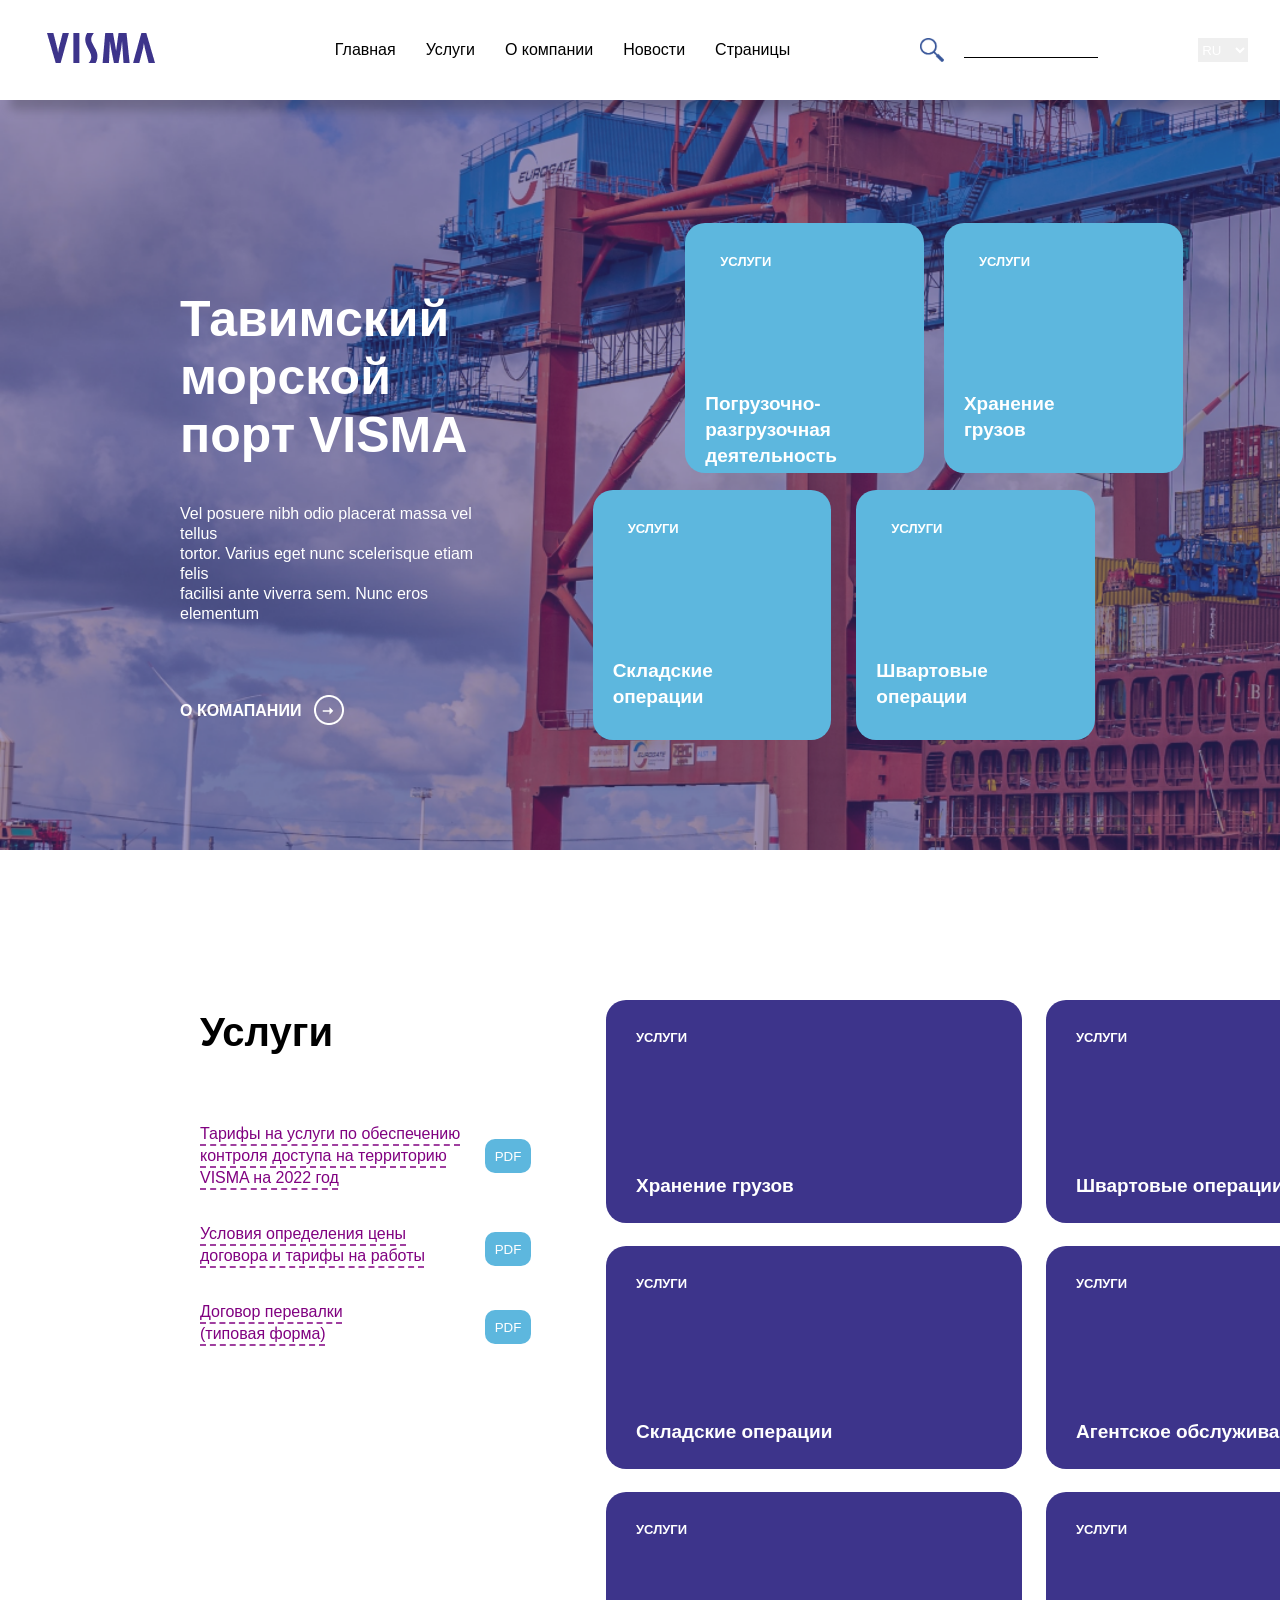
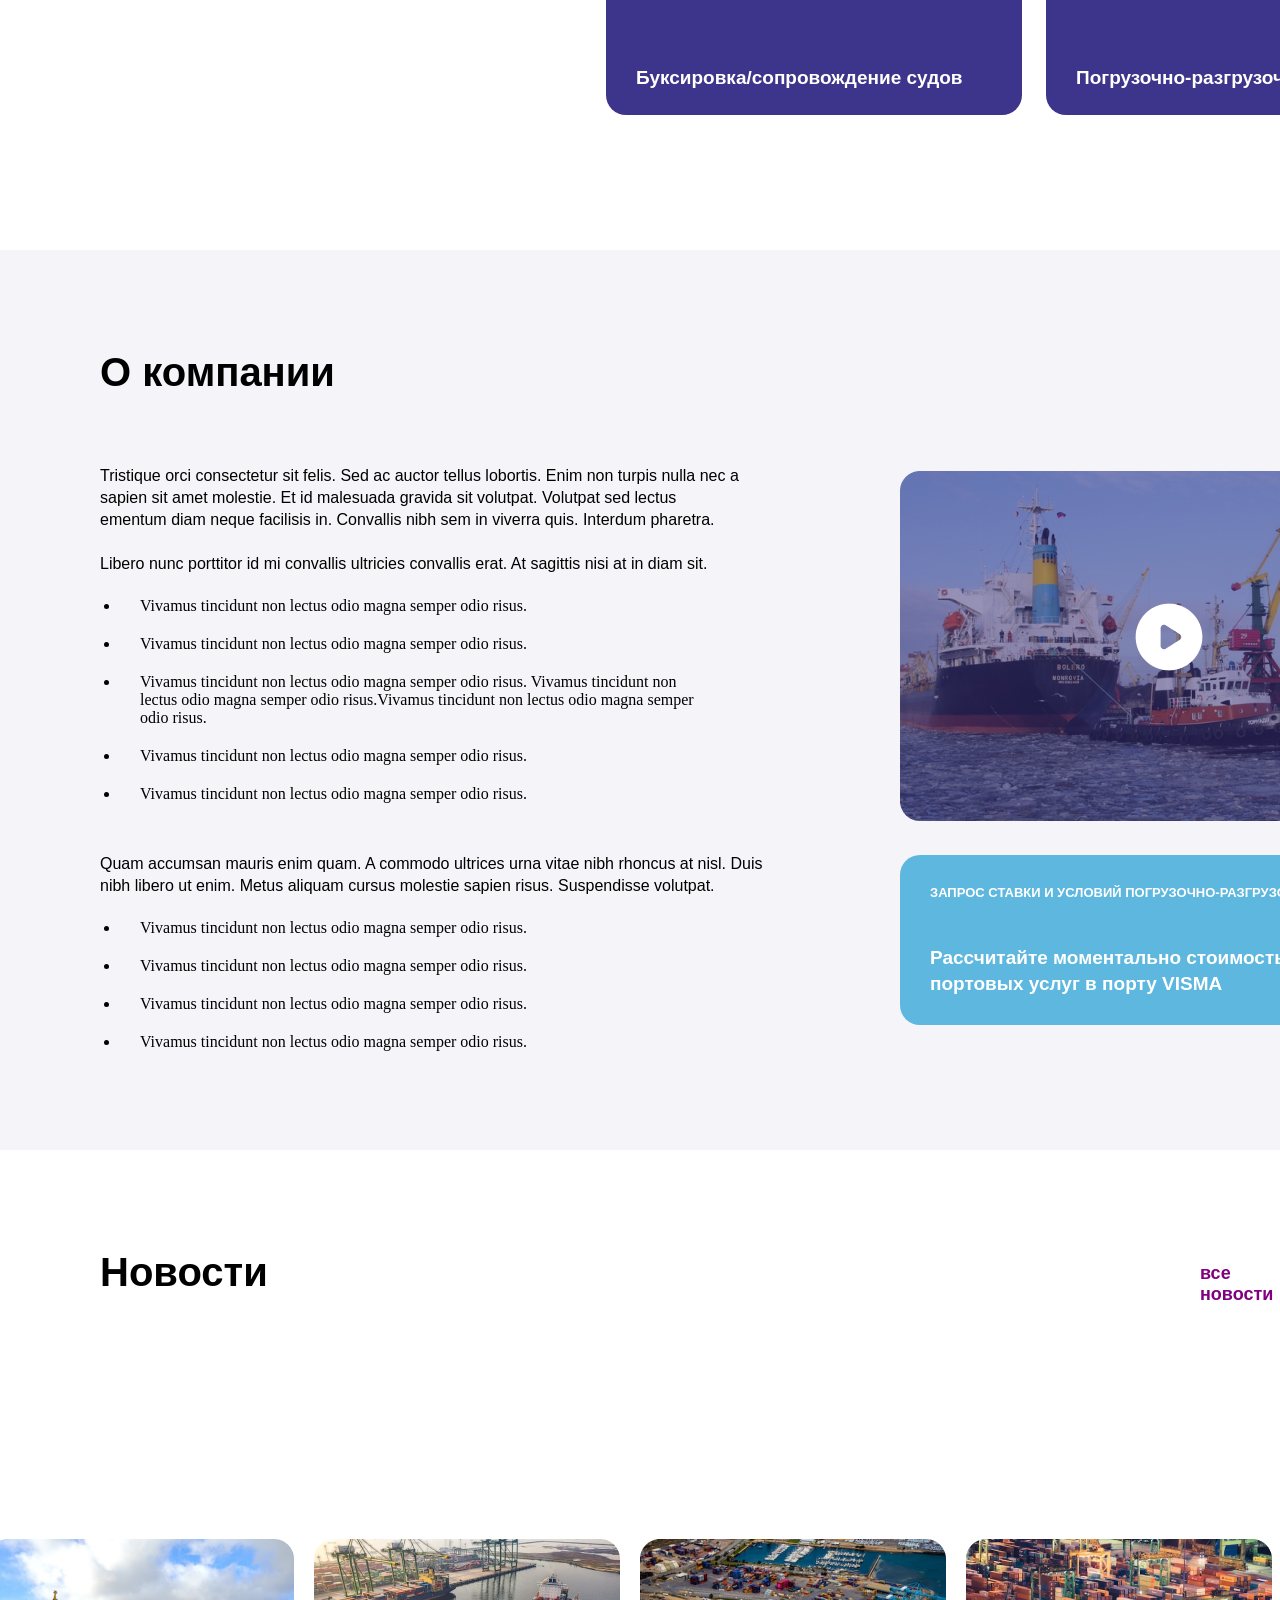
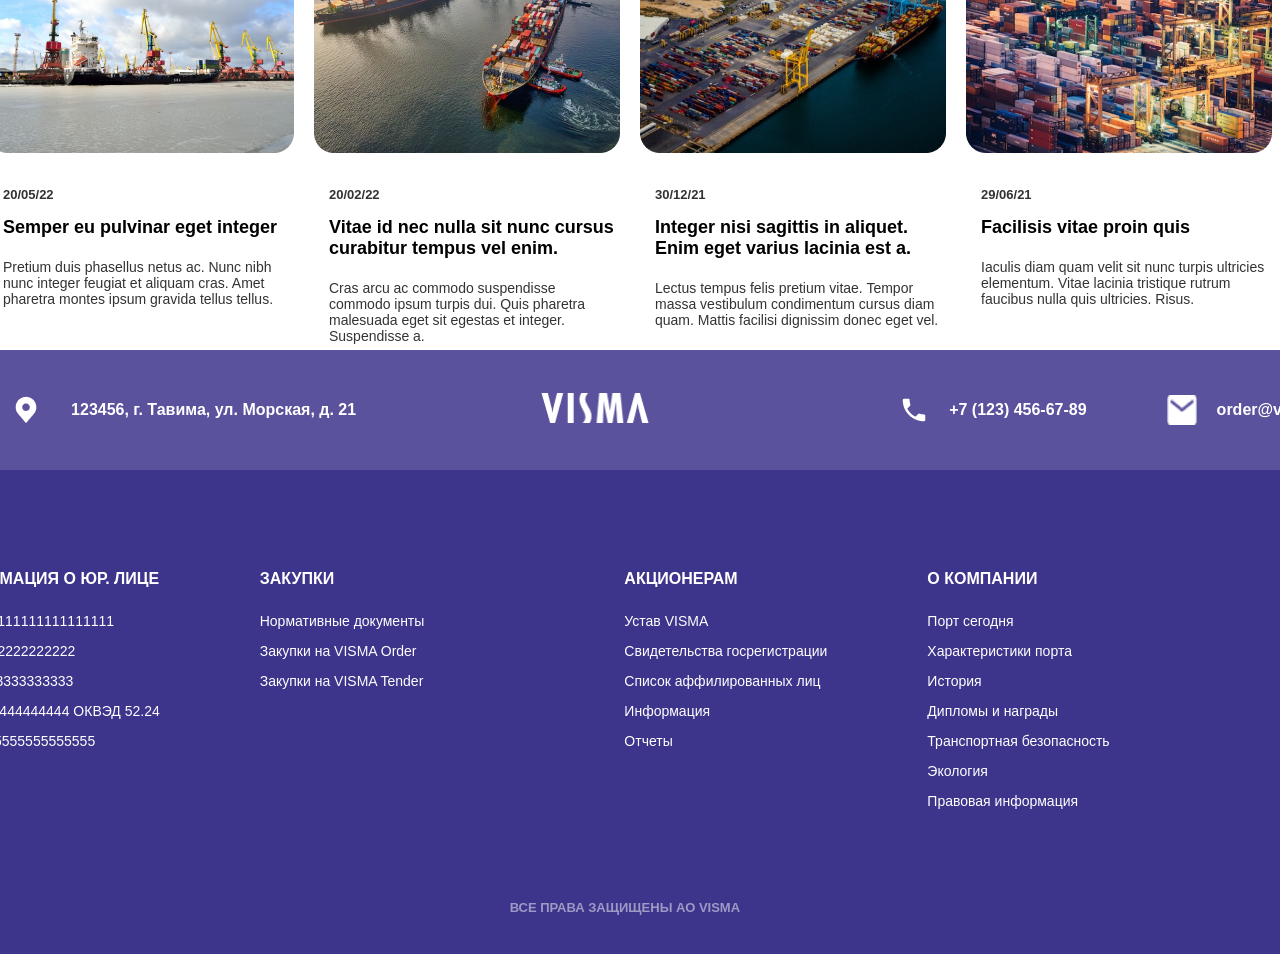
<file: index.html>
<!DOCTYPE html>
<html lang="en">

<head>
    <title>Visma</title>
    <link rel="icon" href="assets/images/visma_icon.png">
    <!--       ^^^^ -> iconka uchun-->
    <link rel="stylesheet" href="assets/index-csses/header-styles.css">
    <link rel="stylesheet" href="assets/index-csses/main-window-1.css">
    <link rel="stylesheet" href="assets/index-csses/main-window-2.css">
    <link rel="stylesheet" href="assets/index-csses/main-window-3.css">
    <link rel="stylesheet" href="assets/index-csses/main-window-4.css">
    <link rel="stylesheet" href="assets/index-csses/footer.css">
    <!--       ^^^^^^^^^^ -> stylesheet uchun-->

</head>

<body>
    <header class="header">
        <!--    ^^^^^^ -> header-->
        <a href="#main"><img class="header-logo" src="assets/images/visma_logo.png"></a>
        <!--        ^^^^^^^^^^^ -> headerdagi logo uchun-->

        <ul class="header-directions">
            <!--       ^^^^^^ -> header javhalari uchun-->
            <li><a href="#main">Главная</a></li>
            <li><a href="#uslugi">Услуги</a></li>
            <li><a href="#o-kompanii">О компании</a></li>
            <li><a href="#novosti">Новости</a></li>
            <li><a href="pages-page.html">Страницы</a></li>
        </ul>

        <img class="header-serach-icon" src="assets/images/search_icon.png">
        <!--         ^^^^^^^^^^^^^ -> search icon uchun-->

        <input class="header-search-input" type="text">
        <!--          ^^^^^^^^^^^^ -> headerdagi input-->

        <select class="header-select-lang">
            <!--       ^^^^^^^^^^^^^^^^^^ -> headerdagi til tanlash menyusi(drpdown menu)-->
            <option>RU</option>
            <option>UZ</option>
            <option>KZ</option>
        </select>
    </header>

    <div id="main" class="main-window-1">
        <!--    ^^^^^^^^^^^^^ -> asosiy pageni main windowi-->
        <div class="central-text">
            <!--    asosiy menudagi testlar-->
            <p class="header-text">Тавимский морской порт VISMA</p>
            <p class="description-text">Vel posuere nibh odio placerat massa vel tellus <br>
                tortor. Varius eget nunc scelerisque etiam felis <br>
                facilisi ante viverra sem. Nunc eros elementum</p>
            <a href="#o-kompanii">
                <p class="pointer-text">О КОМАПАНИИ</p>
                <!--      ^^^^^^^^^^ -> O Kompanii texti uchun-->
                <img class="pointer-circle" src="assets/images/right_arrow_circle.png">
                <img class="pointer-arrow" src="assets/images/right_arrow.png">
            </a>
        </div>

        <div class="main-boxes main-boxes-1">
            <!--    ^^^^^^^^^^^^^^^^^^^^^^^ -> main windowdagi 4ta box uchun-->
            <p class="services-text">УСЛУГИ</p>
            <p class="services-description-text">Погрузочно-разгрузочная деятельность</p>
        </div>
        <div class="main-boxes main-boxes-2">
            <p class="services-text">УСЛУГИ</p>
            <p class="services-description-text">Хранение <br> грузов</p>
        </div>
        <div class="main-boxes main-boxes-3">
            <p class="services-text">УСЛУГИ</p>
            <p class="services-description-text">Складские <br> операции</p>
        </div>
        <div class="main-boxes main-boxes-4">
            <p class="services-text">УСЛУГИ</p>
            <p class="services-description-text">Швартовые <br> операции</p>
        </div>
    </div>

    <div id="uslugi" class="main-window-2">
        <!--    ^^^^^^^^^^^^^ -> asosiy pageni main windowi-2-->
        <div class="service-links">
            <p class="services-text-header">Услуги</p>
            <a class="services-text-description-link" >
                <p class="services-text-description">Тарифы на услуги по обеспечению <br> контроля доступа на территорию
                    <br> VISMA на 2022 год
                </p>
            </a>
            <a class="download-me" href="assets/pdf-files/about-visma.pdf" download="about-visma.pdf"><button class="services-text-description-button-1">PDF</button></a>
            <!-- ^^^^^^^^^^^^ -> Main-Window-2 dagi linklar-->

            <a class="services-text-description-link">
                <p class="services-text-description">Условия определения цены <br> договора и тарифы на работы</p>
            </a>
            <a class="download-me" href="assets/pdf-files/goods-about-visma.pdf" download="goods-about-visma.pdf"><button class="services-text-description-button-2">PDF</button></a>

            <a class="services-text-description-link" >
                <p class="services-text-description">Договор перевалки <br> (типовая форма)</p>
            </a>
            <a class="download-me" href="assets/pdf-files/description-visma.pdf" download="description-visma.pdf"><button class="services-text-description-button-2">PDF</button></a>
        </div>
        <div class="service-directions">
            <!--    ^^^^^^^^^^^^^^^^^^^ -> main window 2 ni 2-parti-->
            <div class="service-directions-boxes service-directions-boxes-navigator-1">
                <p class="service-directions-header">УСЛУГИ</p>
                <p class="service-directions-description">Хранение грузов</p>
            </div>

            <div class="service-directions-boxes service-directions-boxes-navigator-2">
                <p class="service-directions-header">УСЛУГИ</p>
                <p class="service-directions-description">Швартовые операции</p>
            </div>

            <div class="service-directions-boxes service-directions-boxes-navigator-3">
                <p class="service-directions-header">УСЛУГИ</p>
                <p class="service-directions-description">Складские операции</p>
            </div>

            <div class="service-directions-boxes service-directions-boxes-navigator-4">
                <p class="service-directions-header">УСЛУГИ</p>
                <p class="service-directions-description">Агентское обслуживание судов</p>
            </div>

            <div class="service-directions-boxes service-directions-boxes-navigator-5">
                <p class="service-directions-header">УСЛУГИ</p>
                <p class="service-directions-description">Буксировка/сопровождение судов</p>
            </div>

            <div class="service-directions-boxes service-directions-boxes-navigator-6">
                <p class="service-directions-header">УСЛУГИ</p>
                <p class="service-directions-description">Погрузочно-разгрузочная деятельность</p>
            </div>
        </div>
    </div>

    <div id="o-kompanii" class="main-window-3">
        <!--    ^^^^^^^^^^^^^ - asosiy pageni 3-main windowi-->
        <h2 class="about-header">О компании</h2>
        <!--       asosiy pageni description bolimini headeri-->
        <p class="about-text-1">
            Tristique orci consectetur sit felis. Sed ac auctor tellus lobortis. Enim non turpis nulla nec a <br>
            sapien sit amet molestie. Et id malesuada gravida sit volutpat. Volutpat sed lectus <br>
            ementum diam neque facilisis in. Convallis nibh sem in viverra quis. Interdum pharetra. <br><br>
            Libero nunc porttitor id mi convallis ultricies convallis erat. At sagittis nisi at in diam sit. <br><br>
        </p>

        <ul class="description-list">
            <li>Vivamus tincidunt non lectus odio magna semper odio risus.</li>
            <li>Vivamus tincidunt non lectus odio magna semper odio risus.</li>
            <li>Vivamus tincidunt non lectus odio magna semper odio risus. Vivamus tincidunt non <br>
                lectus odio magna semper odio risus.Vivamus tincidunt non lectus odio magna semper <br>
                odio risus.</li>
            <li>Vivamus tincidunt non lectus odio magna semper odio risus.</li>
            <li>Vivamus tincidunt non lectus odio magna semper odio risus.</li>
        </ul>

        <p class="about-text-2">
            Quam accumsan mauris enim quam. A commodo ultrices urna vitae nibh rhoncus at nisl. Duis <br>
            nibh libero ut enim. Metus aliquam cursus molestie sapien risus. Suspendisse volutpat. <br><br>
        </p>

        <ul class="description-list">
            <li>Vivamus tincidunt non lectus odio magna semper odio risus.</li>
            <li>Vivamus tincidunt non lectus odio magna semper odio risus.</li>
            <li>Vivamus tincidunt non lectus odio magna semper odio risus.</li>
            <li>Vivamus tincidunt non lectus odio magna semper odio risus.</li>
        </ul>

        <img class="video-player" src="assets/images/video_image.png">
        <a class="as-button" onclick="ShowVideo()"><img class="video-player-button"
                src="assets/images/video_image_palyer.png"></a>
        <!-- ^^^^^^^^^^^^^^^^^^^^^^ -> video player uchun-->

        <div class="addition-description">
            <p class="addition-description-header">ЗАПРОС СТАВКИ И УСЛОВИЙ ПОГРУЗОЧНО-РАЗГРУЗОЧНЫХ РАБОТ</p>
            <p class="addition-description-text">Рассчитайте моментально стоимость полных портовых услуг в порту VISMA
            </p>
        </div>
        <!--vvvvvvvvvvvvvvvvvvvvvvvvvvvvvvvvvvvv -> videoPlayer-->
        <div id="videoPlayer" class="videoPlayer">
            <iframe class="video" src="https://www.youtube.com/embed/q2Ih_z2laYw?si=kBJ-6Lx99pAjellq"
                title="YouTube video player" frameborder="0"
                allow="accelerometer; autoplay; clipboard-write; encrypted-media; gyroscope; picture-in-picture; web-share"
                referrerpolicy="strict-origin-when-cross-origin" allowfullscreen></iframe>
            <img onclick="closeVideo()" class="x-icon" src="assets/images/x_icon.png">
        </div>
    </div>

    <div id="novosti" class="main-window-4">
        <!-- Novosti javhasi-->
        <h1 class="news-header">Новости</h1>
        <a href="">
            <p class="allnews">все новости</p>
            <img class="allnew-circle" src="assets/images/allnew_circle.png">
            <img class="allnew-arrow" src="assets/images/allnews_arrow.png">
        </a>

        <div class="contents">
            <!--contentlar jamlanmasi-->
            <div class="content">
                <img src="assets/images/content_1.png">
                <p class="content-date"><br><br>20/05/22 <br><br></p>
                <h2 class="content-header">Semper eu pulvinar eget integer <br><br></h2>
                <p class="content-description">Pretium duis phasellus netus ac. Nunc nibh nunc integer feugiat et
                    aliquam cras. Amet pharetra montes
                    ipsum gravida tellus tellus.</p>
            </div>
            <div class="content">
                <img src="assets/images/content_2.png">
                <p class="content-date"><br><br>20/02/22 <br><br></p>
                <h2 class="content-header">Vitae id nec nulla sit nunc cursus curabitur tempus vel enim.<br><br></h2>
                <p class="content-description">Cras arcu ac commodo suspendisse commodo ipsum turpis dui. Quis pharetra
                    malesuada eget sit egestas et integer. Suspendisse a.</p>
            </div>
            <div class="content">
                <img src="assets/images/content_3.png">
                <p class="content-date"><br><br>30/12/21 <br><br></p>
                <h2 class="content-header">Integer nisi sagittis in aliquet. Enim eget varius lacinia est a.<br><br>
                </h2>
                <p class="content-description">Lectus tempus felis pretium vitae. Tempor massa vestibulum condimentum
                    cursus diam quam. Mattis facilisi dignissim donec eget vel.</p>
            </div>
            <div class="content">
                <img src="assets/images/content_4.png">
                <p class="content-date"><br><br>29/06/21<br><br></p>
                <h2 class="content-header">Facilisis vitae proin quis<br><br></h2>
                <p class="content-description">Iaculis diam quam velit sit nunc turpis ultricies elementum. Vitae
                    lacinia tristique rutrum faucibus nulla quis ultricies. Risus.</p>
            </div>
        </div>
    </div>

    <footer>
        <div class="footer-header">
            <img class="location-icon" src="assets/images/location_icon.png">
            <p class="location-text">123456, г. Тавима, ул. Морская, д. 21</p>
            <a href="#main"><img class="footer-logo" src="assets/images/visma_logo-white.png"></a>
            <img class="phone-icon" src="assets/images/phone_icon.png">
            <p class="phone-number">+7 (123) 456-67-89</p>
            <img class="message-icon" src="assets/images/maessage_icon.png">
            <p class="message-user-name">order@visma.ru</p>
        </div>
        <div class="footer-body">
            <div class="information">
                <p class="information-header">ИНФОРМАЦИЯ О ЮР. ЛИЦЕ <br><br></p>
                <p class="information-text">
                    ОГРН 11111111111111111 <br>
                    ИНН 2222222222222 <br>
                    КПП 3333333333333 <br>
                    ОКПО 44444444444 ОКВЭД 52.24 <br>
                    ОКТМО 5555555555555
                </p>
            </div>
            <div class="bought">
                <p class="information-header">ЗАКУПКИ<br><br></p>
                <p class="information-text">
                    Нормативные документы <br>
                    Закупки на VISMA Order <br>
                    Закупки на VISMA Tender
                </p>
            </div>
            <div class="auksions">
                <p class="information-header">АКЦИОНЕРАМ<br><br></p>
                <p class="information-text">
                    Устав VISMA <br>
                    Свидетельства госрегистрации <br>
                    Список аффилированных лиц <br>
                    Информация <br>
                    Отчеты
                </p>
            </div>
            <div class="company">
                <p class="information-header">О КОМПАНИИ<br><br></p>
                <p class="information-text">
                    Порт сегодня <br>
                    Характеристики порта <br>
                    История <br>
                    Дипломы и награды <br>
                    Транспортная безопасность <br>
                    Экология <br>
                    Правовая информация
                </p>
            </div>
            <p class="all-rights">ВСЕ ПРАВА ЗАЩИЩЕНЫ АО VISMA</p>
        </div>
    </footer>


    <script src="assets/js-codes/index-jses.js"></script>
</body>

</html>
</file>
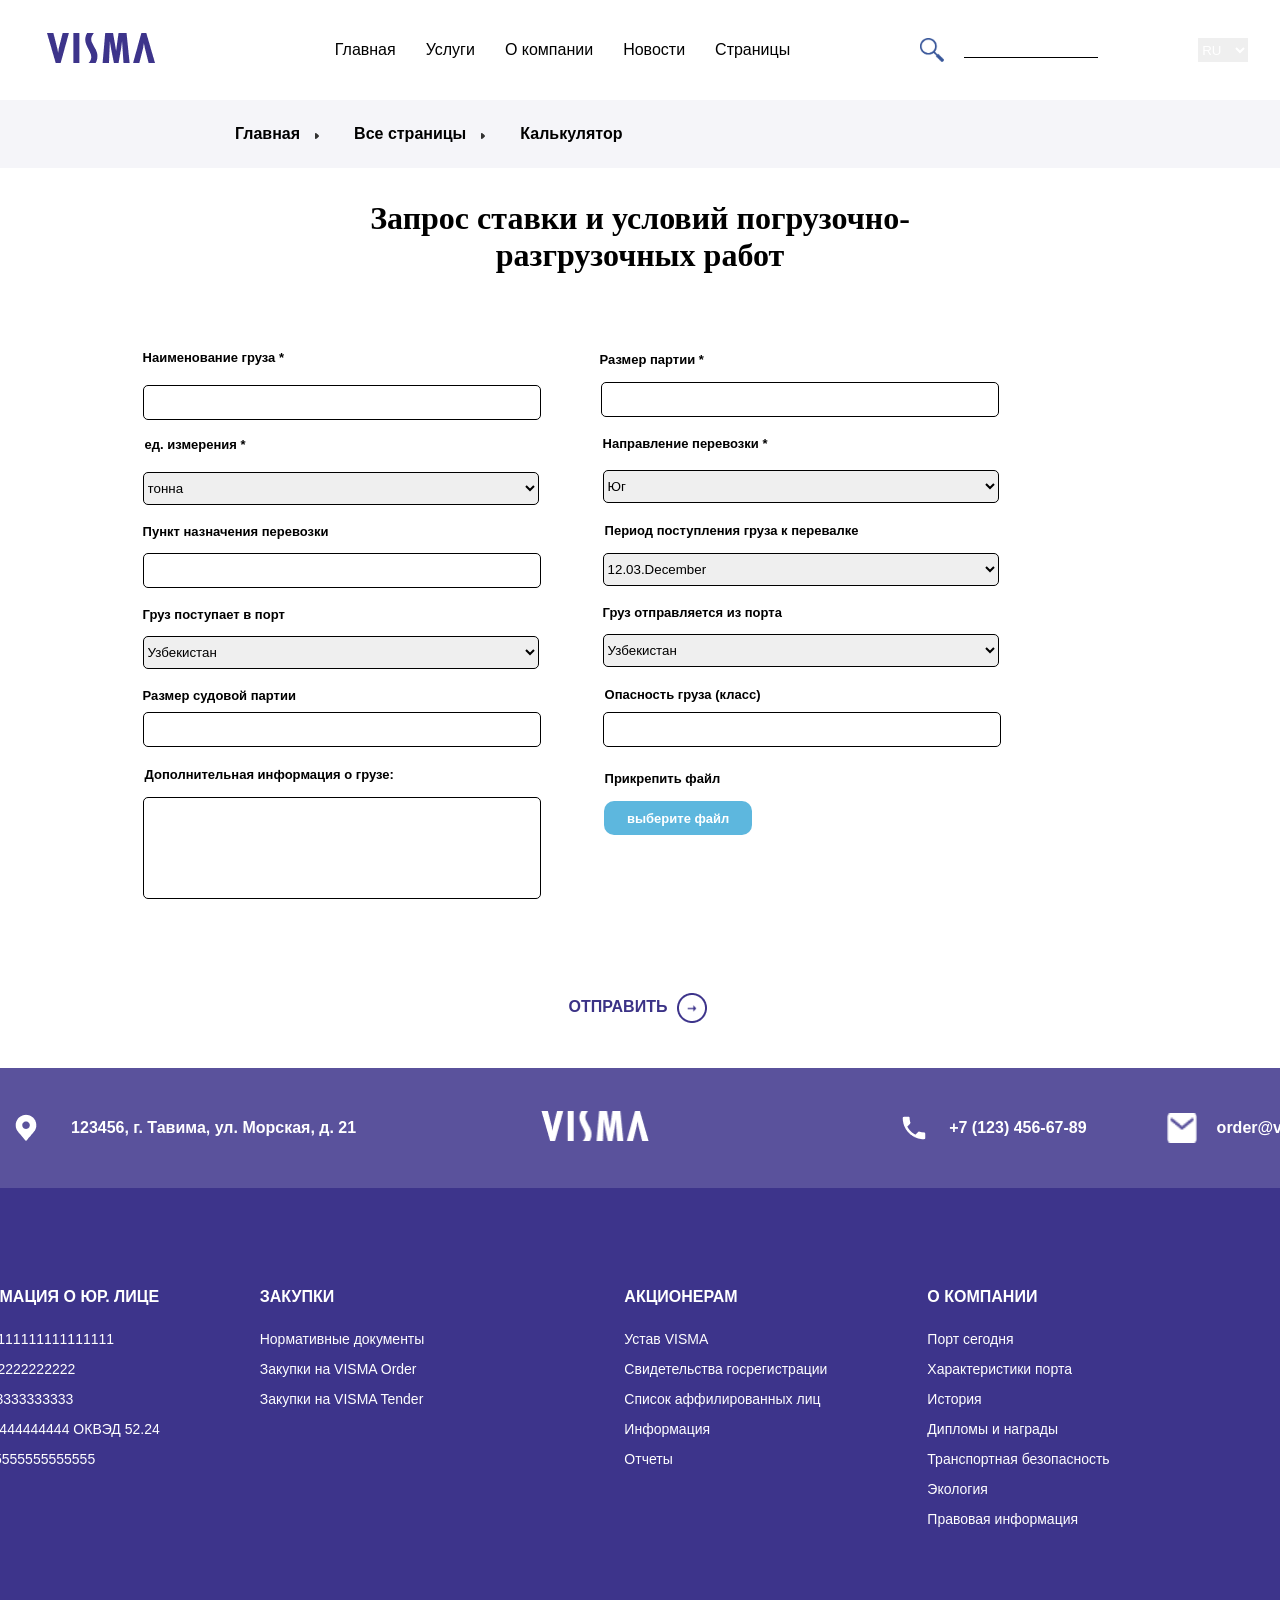
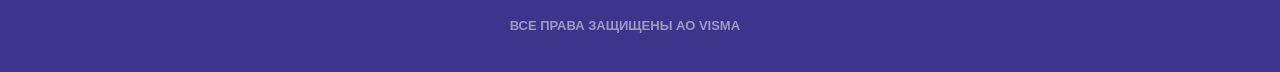
<file: calculator-page.html>
<!DOCTYPE html>
<html lang="en">

<head>
    <title>Visma</title>
    <link rel="icon" href="assets/images/visma_icon.png">
    <!--       ^^^^ -> iconka uchun-->
    <link rel="stylesheet" href="assets/index-csses/header-styles.css">
    <link rel="stylesheet" href="assets/index-csses/footer.css">
    <link rel="stylesheet" href="assets/contents-page-csses/under-header.css">
    <link rel="stylesheet" href="assets/contents-page-csses/main-content.css">
    <link rel="stylesheet" href="assets/calculator-page-csses/main-calculator.css">
    
    <!--       ^^^^^^^^^^ -> stylesheet uchun-->

</head>

<body>
    <header class="header">
        <!--    ^^^^^^ -> header-->
        <a href="index.html#main"><img class="header-logo" src="assets/images/visma_logo.png"></a>
        <!--        ^^^^^^^^^^^ -> headerdagi logo uchun-->

        <ul class="header-directions">
            <!--       ^^^^^^ -> header javhalari uchun-->
            <li><a href="index.html#main">Главная</a></li>
            <li><a href="index.html#uslugi">Услуги</a></li>
            <li><a href="index.html#o-kompanii">О компании</a></li>
            <li><a href="index.html#novosti">Новости</a></li>
            <li><a href="pages-page.html">Страницы</a></li>
        </ul>

        <img class="header-serach-icon" src="assets/images/search_icon.png">
        <!--         ^^^^^^^^^^^^^ -> search icon uchun-->

        <input class="header-search-input" type="text">
        <!--          ^^^^^^^^^^^^ -> headerdagi input-->

        <select class="header-select-lang">
            <!--       ^^^^^^^^^^^^^^^^^^ -> headerdagi til tanlash menyusi(drpdown menu)-->
            <option>RU</option>
            <option>UZ</option>
            <option>KZ</option>
        </select>
    </header>



    <div class="white-space"></div>

    <div class="under-header">
        <ul class="under-header-list">
            <li><a href="index.html">Главная</a><img class="under-header-list-img" src="assets/images/small_arrow.png"></li>
            <li><a href="pages-page.html">Все страницы</a><img class="under-header-list-img" src="assets/images/small_arrow.png"></li>
            <li><a href="calculator-page.html">Калькулятор </a></li>
        </ul>
    </div>

    <div class="white-space"></div>
<!--Asosiy-->
    <h1 class="main-calculator-header">Запрос ставки и условий погрузочно- <br>разгрузочных работ <br><br><br></h1>

    <div class="calculator">
        <div class="inputs">
            <label class="claculator-label c-label-1">Наименование груза * <br></label>
            <input class="claculator-input c-input-1" type="text">
    
            <label class="claculator-label c-label-2">Размер партии *<br></label>
            <input class="claculator-input c-input-2" type="text">
    
            <label class="claculator-label c-label-3">ед. измерения *<br></label>
            <select class="claculator-input c-input-3" >
                <option>тонна </option>
                <option>килограмм  </option>
                <option>грам  </option>
            </select>
    
            <label class="claculator-label c-label-4">Направление перевозки *<br></label>
            <select class="claculator-input c-input-4">
                <option>Юг </option>
                <option>Север  </option>
            </select>
    
            <label class="claculator-label c-label-5">Пункт назначения перевозки<br></label>
            <input class="claculator-input c-input-5" type="text">
    
            <label class="claculator-label c-label-6">Период поступления груза к перевалке<br></label>
            <select class="claculator-input c-input-6" type="text">
                <option>12.03.December</option>
                <option>02.05.December</option>
                <option>03.04.December</option>
            </select>
    
            <label class="claculator-label c-label-7">Груз поступает в порт<br></label>
            <select class="claculator-input c-input-7" type="text">
                <option>Узбекистан </option>
                <option">Индия </option>
                <option>Смарканд </option>
                <option>Анталия </option>
            </select>
    
            <label class="claculator-label c-label-8">Груз отправляется из порта<br></label>
            <select class="claculator-input c-input-8" type="text">
                <option>Узбекистан </option>
                <option">Индия </option>
                <option>Смарканд </option>
                <option>Анталия </option>
            </select>
    
            <label class="claculator-label c-label-9">Размер судовой партии<br></label>
            <input class="claculator-input c-input-9" type="text">
    
            <label class="claculator-label c-label-10">Опасность груза (класс)<br></label>
            <input class="claculator-input c-input-10" type="text">

            <label class="claculator-label c-label-11">Дополнительная информация о грузе:</label>
            <input class="claculator-input c-input-11" type="text">

            <label class="claculator-label c-label-12">Прикрепить файл</label>
            <button class="claculator-buttom">выберите файл</button>
        </div>

        <p class="submit">ОТПРАВИТЬ</p>
        <img class="circle" src="assets/images/blue_circle.png">
        <img class="arrow" src="assets/images/allnews_arrow.png">

    </div>
<!--/Asosiy emas-->
    <div class="white-space"></div>


    <footer>
        <div class="footer-header">
            <img class="location-icon" src="assets/images/location_icon.png">
            <p class="location-text">123456, г. Тавима, ул. Морская, д. 21</p>
            <a href="index.html"><img class="footer-logo" src="assets/images/visma_logo-white.png"></a>
            <img class="phone-icon" src="assets/images/phone_icon.png">
            <p class="phone-number">+7 (123) 456-67-89</p>
            <img class="message-icon" src="assets/images/maessage_icon.png">
            <p class="message-user-name">order@visma.ru</p>
        </div>
        <div class="footer-body">
            <div class="information">
                <p class="information-header">ИНФОРМАЦИЯ О ЮР. ЛИЦЕ <br><br></p>
                <p class="information-text">
                    ОГРН 11111111111111111 <br>
                    ИНН 2222222222222 <br>
                    КПП 3333333333333 <br>
                    ОКПО 44444444444 ОКВЭД 52.24 <br>
                    ОКТМО 5555555555555
                </p>
            </div>
            <div class="bought">
                <p class="information-header">ЗАКУПКИ<br><br></p>
                <p class="information-text">
                    Нормативные документы <br>
                    Закупки на VISMA Order <br>
                    Закупки на VISMA Tender
                </p>
            </div>
            <div class="auksions">
                <p class="information-header">АКЦИОНЕРАМ<br><br></p>
                <p class="information-text">
                    Устав VISMA <br>
                    Свидетельства госрегистрации <br>
                    Список аффилированных лиц <br>
                    Информация <br>
                    Отчеты
                </p>
            </div>
            <div class="company">
                <p class="information-header">О КОМПАНИИ<br><br></p>
                <p class="information-text">
                    Порт сегодня <br>
                    Характеристики порта <br>
                    История <br>
                    Дипломы и награды <br>
                    Транспортная безопасность <br>
                    Экология <br>
                    Правовая информация
                </p>
            </div>
            <p class="all-rights">ВСЕ ПРАВА ЗАЩИЩЕНЫ АО VISMA</p>
        </div>
    </footer>
</body>

</html>
</file>
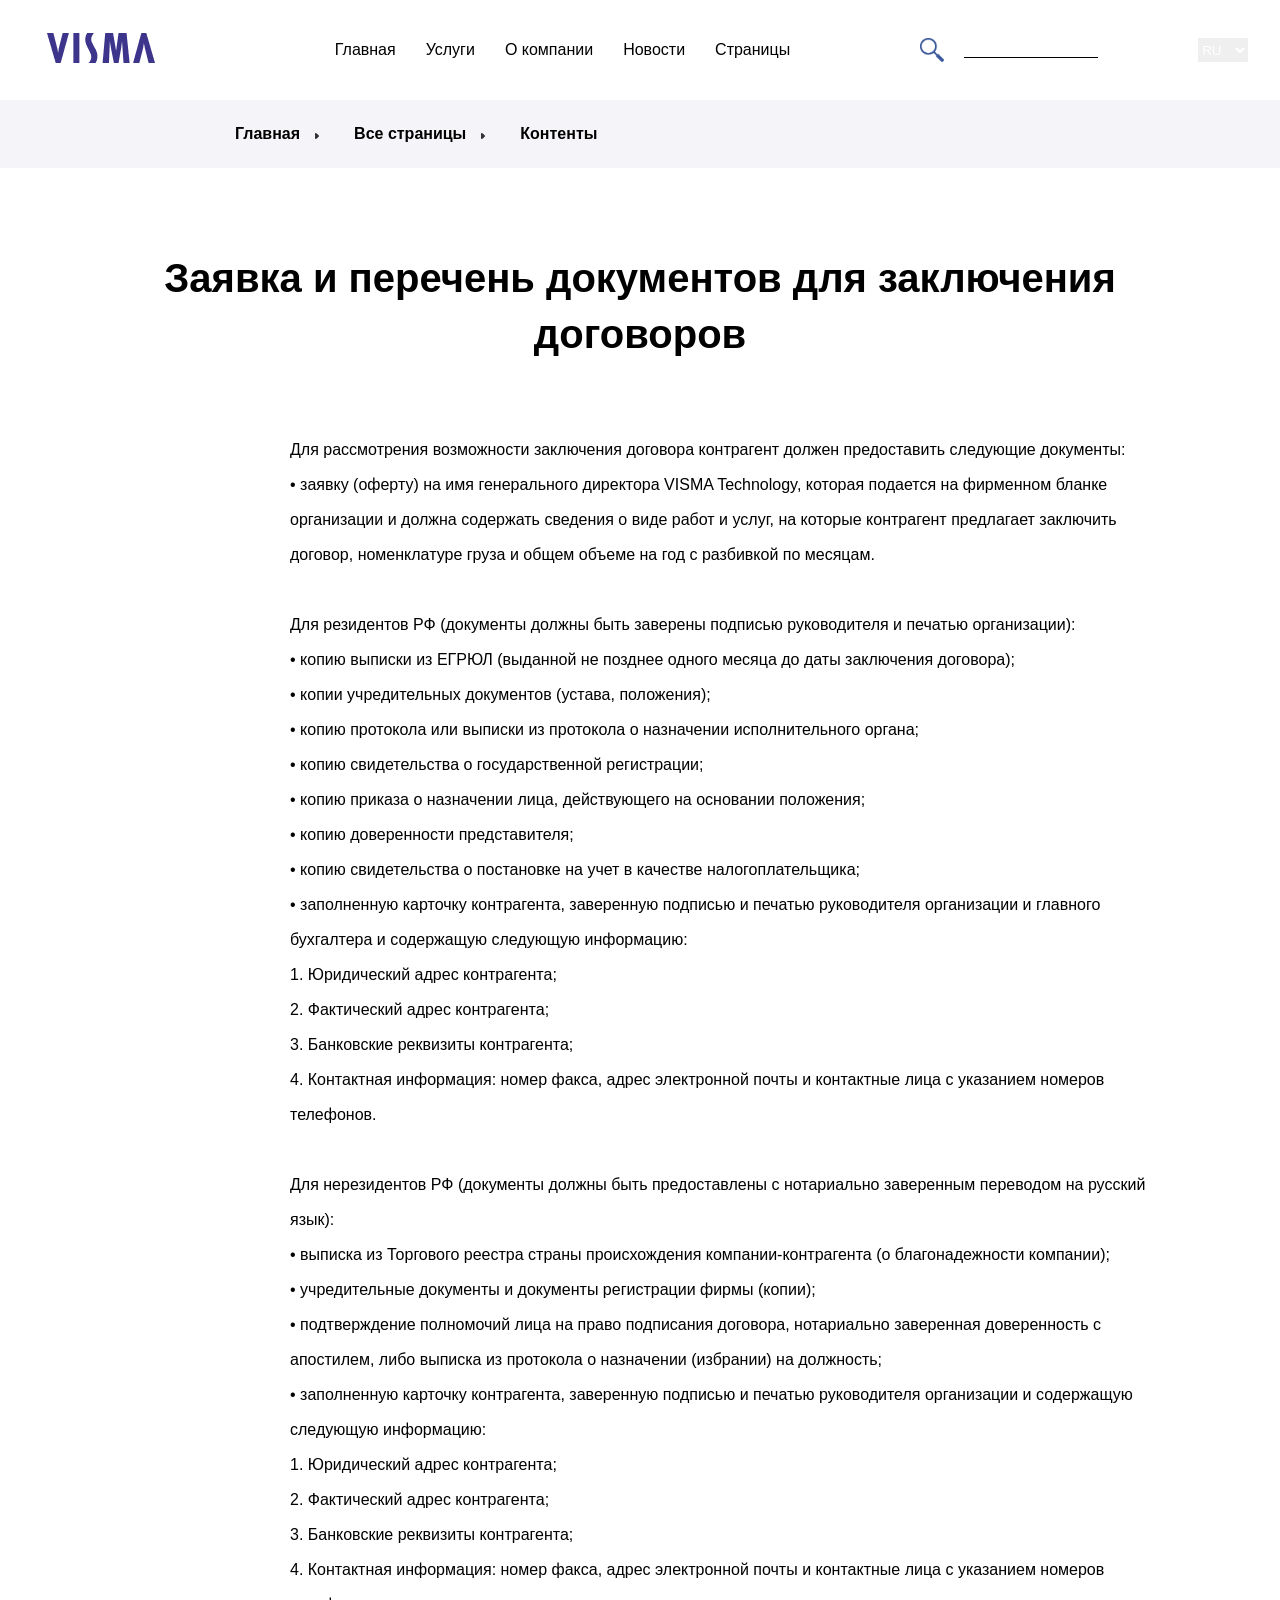
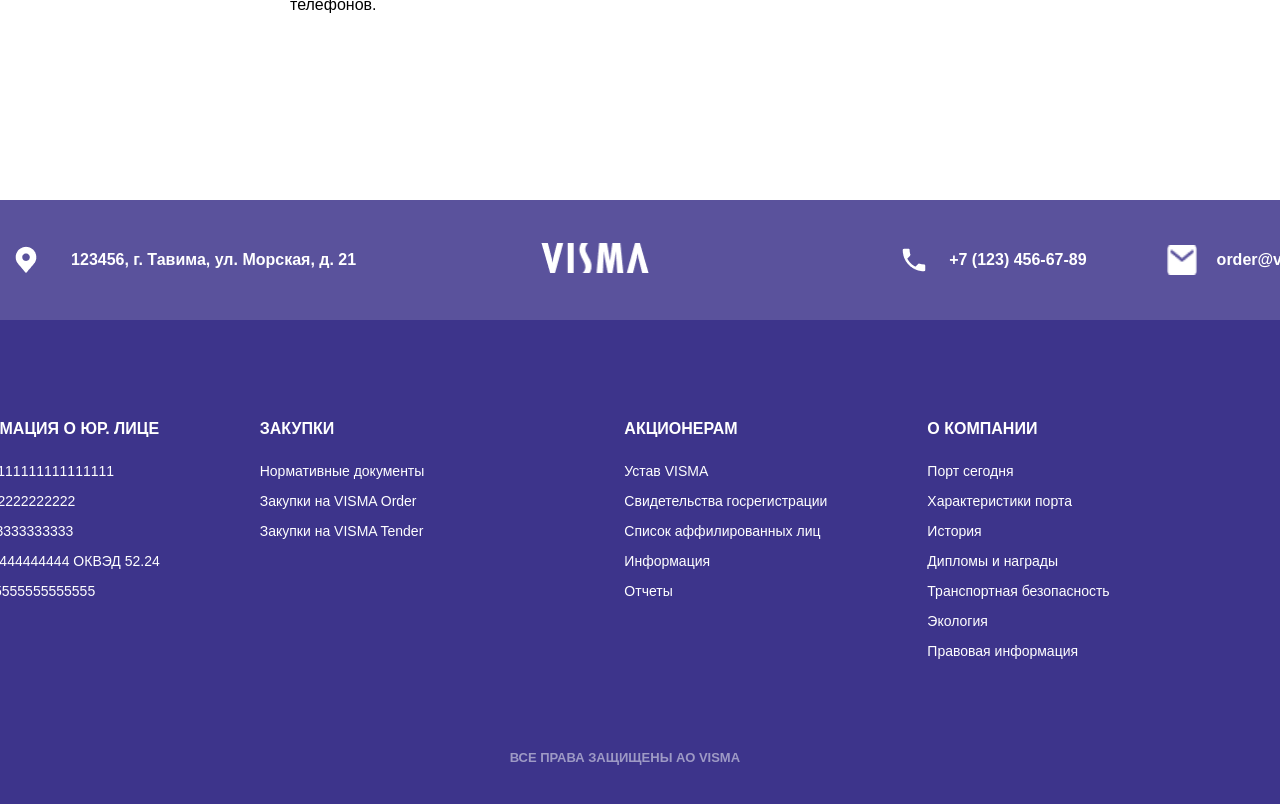
<file: contents-page.html>
<!DOCTYPE html>
<html lang="en">

<head>
    <title>Visma</title>
    <link rel="icon" href="assets/images/visma_icon.png">
    <!--       ^^^^ -> iconka uchun-->
    <link rel="stylesheet" href="assets/index-csses/header-styles.css">
    <link rel="stylesheet" href="assets/index-csses/footer.css">
    <link rel="stylesheet" href="assets/contents-page-csses/under-header.css">
    <link rel="stylesheet" href="assets/contents-page-csses/main-content.css">
    <!--       ^^^^^^^^^^ -> stylesheet uchun-->

</head>

<body>
    <header class="header">
        <!--    ^^^^^^ -> header-->
        <a href="index.html#main"><img class="header-logo" src="assets/images/visma_logo.png"></a>
        <!--        ^^^^^^^^^^^ -> headerdagi logo uchun-->

        <ul class="header-directions">
            <!--       ^^^^^^ -> header javhalari uchun-->
            <li><a href="index.html#main">Главная</a></li>
            <li><a href="index.html#uslugi">Услуги</a></li>
            <li><a href="index.html#o-kompanii">О компании</a></li>
            <li><a href="index.html#novosti">Новости</a></li>
            <li><a href="pages-page.html">Страницы</a></li>
        </ul>

        <img class="header-serach-icon" src="assets/images/search_icon.png">
        <!--         ^^^^^^^^^^^^^ -> search icon uchun-->

        <input class="header-search-input" type="text">
        <!--          ^^^^^^^^^^^^ -> headerdagi input-->

        <select class="header-select-lang">
            <!--       ^^^^^^^^^^^^^^^^^^ -> headerdagi til tanlash menyusi(drpdown menu)-->
            <option>RU</option>
            <option>UZ</option>
            <option>KZ</option>
        </select>
    </header>


<!--Asosiy-->
    <div class="white-space"></div>

    <div class="under-header">
        <ul class="under-header-list">
            <li><a href="index.html">Главная</a><img class="under-header-list-img" src="assets/images/small_arrow.png"></li>
            <li><a href="pages-page.html">Все страницы</a><img class="under-header-list-img" src="assets/images/small_arrow.png"></li>
            <li><a href="contents-page.html">Контенты </a></li>
        </ul>
    </div>

    <div class="white-space"></div>

    <div class="main-content">
        <h1 class="main-content-header">Заявка и перечень документов для заключения<br> договоров</h1>
        <p class="main-content-text">
            Для рассмотрения возможности заключения договора контрагент должен предоставить следующие документы: <br>
            • заявку (оферту) на имя генерального директора VISMA Technology, которая подается на фирменном бланке<br>
            организации и должна содержать сведения о виде работ и услуг, на которые контрагент предлагает заключить<br>
            договор, номенклатуре груза и общем объеме на год с разбивкой по месяцам.<br><br>

            Для резидентов РФ (документы должны быть заверены подписью руководителя и печатью организации):<br>
            • копию выписки из ЕГРЮЛ (выданной не позднее одного месяца до даты заключения договора);<br>
            • копии учредительных документов (устава, положения);<br>
            • копию протокола или выписки из протокола о назначении исполнительного органа;<br>
            • копию свидетельства о государственной регистрации;<br>
            • копию приказа о назначении лица, действующего на основании положения;<br>
            • копию доверенности представителя;<br>
            • копию свидетельства о постановке на учет в качестве налогоплательщика;<br>
            • заполненную карточку контрагента, заверенную подписью и печатью руководителя организации и главного<br>
            бухгалтера и содержащую следующую информацию:<br>
            1. Юридический адрес контрагента;<br>
            2. Фактический адрес контрагента;<br>
            3. Банковские реквизиты контрагента;<br>
            4. Контактная информация: номер факса, адрес электронной почты и контактные лица с указанием номеров<br>
            телефонов.<br><br>

            Для нерезидентов РФ (документы должны быть предоставлены с нотариально заверенным переводом на русский<br>
            язык):<br>
            • выписка из Торгового реестра страны происхождения компании-контрагента (о благонадежности компании);<br>
            • учредительные документы и документы регистрации фирмы (копии);<br>
            • подтверждение полномочий лица на право подписания договора, нотариально заверенная доверенность с<br>
            апостилем, либо выписка из протокола о назначении (избрании) на должность;<br>
            • заполненную карточку контрагента, заверенную подписью и печатью руководителя организации и содержащую<br>
            следующую информацию:<br>
            1. Юридический адрес контрагента;<br>
            2. Фактический адрес контрагента;<br>
            3. Банковские реквизиты контрагента;<br>
            4. Контактная информация: номер факса, адрес электронной почты и контактные лица с указанием номеров<br>
            телефонов.
        </p>
    </div>
    <div class="white-space"></div>

<!--/Asosiy emas-->

    <footer>
        <div class="footer-header">
            <img class="location-icon" src="assets/images/location_icon.png">
            <p class="location-text">123456, г. Тавима, ул. Морская, д. 21</p>
            <a href="index.html"><img class="footer-logo" src="assets/images/visma_logo-white.png"></a>
            <img class="phone-icon" src="assets/images/phone_icon.png">
            <p class="phone-number">+7 (123) 456-67-89</p>
            <img class="message-icon" src="assets/images/maessage_icon.png">
            <p class="message-user-name">order@visma.ru</p>
        </div>
        <div class="footer-body">
            <div class="information">
                <p class="information-header">ИНФОРМАЦИЯ О ЮР. ЛИЦЕ <br><br></p>
                <p class="information-text">
                    ОГРН 11111111111111111 <br>
                    ИНН 2222222222222 <br>
                    КПП 3333333333333 <br>
                    ОКПО 44444444444 ОКВЭД 52.24 <br>
                    ОКТМО 5555555555555
                </p>
            </div>
            <div class="bought">
                <p class="information-header">ЗАКУПКИ<br><br></p>
                <p class="information-text">
                    Нормативные документы <br>
                    Закупки на VISMA Order <br>
                    Закупки на VISMA Tender
                </p>
            </div>
            <div class="auksions">
                <p class="information-header">АКЦИОНЕРАМ<br><br></p>
                <p class="information-text">
                    Устав VISMA <br>
                    Свидетельства госрегистрации <br>
                    Список аффилированных лиц <br>
                    Информация <br>
                    Отчеты
                </p>
            </div>
            <div class="company">
                <p class="information-header">О КОМПАНИИ<br><br></p>
                <p class="information-text">
                    Порт сегодня <br>
                    Характеристики порта <br>
                    История <br>
                    Дипломы и награды <br>
                    Транспортная безопасность <br>
                    Экология <br>
                    Правовая информация
                </p>
            </div>
            <p class="all-rights">ВСЕ ПРАВА ЗАЩИЩЕНЫ АО VISMA</p>
        </div>
    </footer>
</body>

</html>
</file>
<file: assets/index-csses/header-styles.css>
* {
    margin: 0px;
    padding: 0px;
    scrollbar-width: thin;
    background-origin: padding-box;
    /*  ^^^^^^^^^^^^^^^^^^^^^^^^^^^^^^^ -> background image, header pageni toliq egallashi uchun*/
}

html {
    scroll-behavior: smooth;
}

.header {
    width: 100%;
    height: 100px;
    position: fixed;
    display: flex;
    justify-content: center;
    align-items: center;
    box-shadow: 10px 10px 10px rgba(0, 0, 0, 0.2);
    background-color: rgb(255, 255, 255);
    z-index: 2;
}

.header-logo {
    width: 108px;
    height: 30px;
    margin-right: 400px;
}

.header-directions {
    display: flex;
    position: relative;
    right: 250px;
}

.header-directions>li,
a {
    margin-left: 15px;
    list-style-type: none;
    font-size: 16px;
    font-family: sans-serif;
    text-decoration: none;
    color: black;
}

.header-serach-icon {
    width: 24px;
    height: 24px;
    position: relative;
    right: 120px;
}

.header-search-input {
    width: 134px;
    height: 24;
    position: relative;
    right: 100px;
    border: none;
    border-bottom: 1px solid black;
    outline: none;
}

.header-select-lang {
    width: 50px;
    height: 24px;
    border: none;
    outline: none
    font-size;
    color: white;
}
</file>
<file: assets/index-csses/main-window-1.css>
.main-window-1 {
  width: 100%;
  height: 850px;
  display: flex;
  background-image: url(../images/background_image.png);
  background-repeat: no-repeat;
  background-attachment: fixed;
  background-size: cover;
}

.central-text {
  width: 526px;
  height: 336px;
  position: relative;
  top: 290px;
  left: 180px;
}

.header-text {
  font-size: 50px;
  font-weight: 700;
  font-family: sans-serif;
  color: white;
}

.description-text {
  font-size: 16px;
  font-weight: 200;
  position: relative;
  top: 40px;
  line-height: 20px;
  font-family: sans-serif;
  color: white;
}

.pointer-text {
  font-size: 16px;
  font-weight: 700;
  position: relative;
  top: 100px;
  font-family: sans-serif;
  color: white;
}

.pointer-circle {
  width: 30px;
  height: 30px;
  position: relative;
  left: 134px;
  top: 75px;
}


.pointer-arrow {
  width: 18px;
  height: 18px;
  position: relative;
  left: 105px;
  top: 70px;
}

.main-boxes {
  width: 386px;
  height: 250px;
  border-radius: 20px;
  background-color: #5DB7DE;
  transition: box-shadow 0.5s ease;
}

.main-boxes:hover {
  box-shadow:
    0 0 20px white,
    0 10px 20px -5px white,
    10px 0 20px -5px white,
    -10px 0 20px -5px white;
}

.main-boxes-1 {
  position: relative;
  top: 223px;
  left: 360px;
}

.main-boxes-2 {
  position: relative;
  top: 223px;
  left: 380px;
}

.main-boxes-3 {
  position: relative;
  top: 490px;
  right: 210px;
}

.main-boxes-4 {
  position: relative;
  top: 490px;
  right: 185px;
}

.services-text {
  font-size: 13px;
  font-weight: 700;
  padding-top: 30px;
  padding-left: 35px;
  line-height: 18px;
  font-family: sans-serif;
  color: white;
}

.services-description-text{
  font-size: 19px;
  font-weight: 700;
  padding-top: 120px;
  padding-left: 20px;
  line-height: 26px;
  font-family: sans-serif;
  color: white;
}
</file>
<file: assets/index-csses/main-window-2.css>
.main-window-2{
    width: 100%;
    height: 1000px;
    display: flex;
    background-color: white;
}

.service-links{
    width: 306px;
    height: 333px;
    position: relative;
    left: 200px;
    top: 60px;
}

.services-text-header{
    font-size: 40px;
    font-weight: 700;
    font-family: sans-serif;
    padding-top: 100px;
}

.services-text-description{
    font-size: 16px;
    font-weight: 400;
    line-height: 22px;
    font-family: sans-serif;
    color: purple;
}
.services-text-description-link{
    position: relative;
    top: 50px;
    text-decoration: underline dashed purple;   
    text-underline-offset: 6px; 
}

.services-text-description-button-1{
    width: 46px;
    height: 34px;
    border-radius: 10px;
    border: 0px;
    position: relative;
    left: 270px;
    font-family: sans-serif;
    color: white;
    background-color: #5DB7DE;
}
.services-text-description-button-1:hover{
    cursor: pointer;
}

.services-text-description-button-2{
    width: 46px;
    height: 34px;
    border-radius: 10px;
    border: 0px;
    position: relative;
    left: 270px;
    top: 15px;
    font-family: sans-serif;
    color: white;
    background-color: #5DB7DE;
}

.services-text-description-button-2:hover{
    cursor: pointer;
}

.service-directions-boxes{
    width: 416px;
    height: 223px;
    border-radius: 20px;
    background-color: #3D348B;
    transition: box-shadow 0.5s ease;
}
.service-directions-boxes:hover{
    box-shadow:
    0 0 20px black,
    0 10px 20px -5px black,
    10px 0 20px -5px black,
    -10px 0 20px -5px black;
}

.service-directions-boxes-navigator-1{
    position: relative;
    top: 150px;
    left: 300px;
}
.service-directions-boxes-navigator-2{
    position: relative;
    bottom: 73px;
    left: 740px;
}
.service-directions-boxes-navigator-3{
    position: relative;
    bottom: 50px;
    left: 300px;
}
.service-directions-boxes-navigator-4{
    position: relative;
    bottom: 273px;
    left: 740px;
}
.service-directions-boxes-navigator-5{
    position: relative;
    bottom: 250px;
    left: 300px;
}
.service-directions-boxes-navigator-6{
    position: relative;
    bottom: 473px;
    left: 740px;
}

.service-directions-header{
    font-size: 13px;
    font-weight: 700;
    padding-top: 30px;
    padding-left: 30px;
    font-family: sans-serif;
    color: white;
}

.service-directions-description{
    font-size: 19px;
    font-weight: 700;
    padding-top: 130px;
    padding-left: 30px;
    font-family: sans-serif;
    color: white;
}
</file>
<file: assets/index-csses/main-window-3.css>
.main-window-3 {
    width: 100%;
    height: 900px;
    background-color: #F5F5F9;
}

.about-header {
    font-size: 40px;
    font-weight: 700;
    padding-top: 100px;
    padding-left: 100px;
    font-family: sans-serif;
}

.about-text-1 {
    font-size: 16px;
    font-weight: 400;
    line-height: 22px;
    padding-top: 70px;
    padding-left: 100px;
    font-family: sans-serif;
}
.about-text-2{
    font-size: 16px;
    font-weight: 400;
    line-height: 22px;
    padding-top: 30px;
    padding-left: 100px;
    font-family: sans-serif;
}

.description-list {
    padding-left: 120px;
}

.description-list>li{
    font-size: 16px;
    font-weight: 400;
    margin-bottom: 20px;
    padding-left: 20px;
}

.video-player{
    position: relative;
    left: 900px;
    bottom: 600px;
}

.video-player-button{
    position: relative;
    left: 590px;
    bottom: 750px;
}

.addition-description{
    width: 526px;
    height: 170px;
    border-radius: 20px;
    position: relative;
    left: 900px;
    bottom: 570px;
    color: white;
    background-color: #5DB7DE;
    transition: box-shadow 0.5s ease;
}

.addition-description:hover{
    box-shadow:
    0 0 10px #5DB7DE,
    0 10px 10px -5px #5DB7DE,
    10px 0 10px -5px #5DB7DE,
    -10px 0 10px -5px #5DB7DE;
}


.addition-description-header{
    font-size: 13px;
    font-weight: 700;
    font-family: sans-serif;
    padding-left: 30px;
    padding-top: 30px;
}

.addition-description-text{
    font-size: 19px;
    font-weight: 700;
    line-height: 26px;
    font-family: sans-serif;
    padding-left: 30px;
    padding-top: 45px;
}

.as-button:hover{
    cursor: pointer;
}
</file>
<file: assets/index-csses/main-window-4.css>
.main-window-4{
    width: 100%;
    height: 800px;
}

.news-header{
    font-size: 40px;
    font-weight: 700;
    padding-left: 100px;
    position: relative;
    top: 100px;
    font-family: sans-serif;
}

.allnews{
    font-size: 18px;
    font-weight: 700;
    font-family: sans-serif;
    color: purple;
    padding-left: 1200px;
    padding-top: 50px;
}

.allnew-circle {
    position: relative;
    left: 1330px;
    bottom: 25px;
}

.allnew-arrow{
    position: relative;
    left: 1305px;
    bottom: 35px;
}

.contents{
    display: flex;
    justify-content: center;
    align-items: center;
    height: 100vh;
}

.content{
    width: 306px;
    height: 420px;
    margin-right: 20px;
    margin-bottom: 80px;
    border-radius: 20px;
    transition: box-shadow 0.5s ease;
}

.content:hover{
    box-shadow:
    0 0 20px #5DB7DE,
    0 10px 20px -5px #5DB7DE,
    10px 0 20px -5px #5DB7DE,
    -10px 0 20px -5px #5DB7DE;
}

.content-date{
    font-size: 13px;
    font-weight: 700;
    padding-left: 15px;
    font-family: sans-serif;
    color: #333333;
}

.content-header{
    font-size: 18px;
    font-weight: 700;
    padding-left: 15px;
    font-family: sans-serif;
}

.content-description{
    font-size: 14px;
    font-weight: 400;
    padding-left: 15px;
    font-family: sans-serif;
    color: #333333;
}

.videoPlayer{
    width: 100%;
    height: 110vh;
    position: relative;
    bottom: 1300px;
    display: flex;
    justify-content: center;
    display: none;
    background-color: rgb(0, 0, 0);
    z-index: 4;
}

.video{
    width: 80%;
    height: 80%;
    margin: 80px 120px;
}

.x-icon{
    width: 50px;
    height: 50px;
    position: relative;
    bottom: 700px;
}
.x-icon:hover{
    cursor: pointer;
}
</file>
<file: assets/index-csses/footer.css>
.footer-header {
    width: 100%;
    height: 120px;
    background-color: #5A529C;
    display: flex;
    justify-content: center;
    align-items: center;
}

.footer-body {
    width: 100%;
    height: 484px;
    justify-content: center;
    display: flex;
    background-color: #3D348B;
}

.location-icon {
    width: 30px;
    height: 30px;
    position: relative;
    right: 250px;
}

.location-text{
    font-size: 16px;
    font-weight: 700;
    position: relative;
    right: 220px;
    font-family: sans-serif;
    color: white;
}

.footer-logo {
    width: 108px;
    height: 30px;
    position: relative;
    right: 50px;
}

.phone-icon {
    width: 30px;
    height: 30px;
    position: relative;
    left: 200px;
}

.phone-number {
    font-size: 16px;
    font-weight: 700;
    position: relative;
    left: 220px;
    font-family: sans-serif;
    color: white;
}

.message-icon {
    width: 30px;
    height: 30px;
    position: relative;
    left: 300px;
}

.message-user-name {
    font-size: 16px;
    font-weight: 700;
    position: relative;
    left: 320px;
    font-family: sans-serif;
    color: white;
}

.information-header{
    font-size: 16px;
    font-weight: 700;
    font-family: sans-serif;
    color: white;
}

.information-text{
    font-size: 14px;
    font-weight: 400;
    line-height: 30px;
    font-family: sans-serif;
    color: white;
}

.information{
    position: relative;
    right: 200px;
    margin-top: 100px;
}

.bought{
    position: relative;
    right: 100px;
    margin-top: 100px;
}

.auksions{
    position: relative;
    left: 100px;
    margin-top: 100px;
}

.company{
    position: relative;
    left: 200px;
    margin-top: 100px;
}

.all-rights{
    font-size: 13px;
    font-weight: 700;
    position: relative;
    padding-top: 430px;
    right: 400px;
    font-family: sans-serif;
    color: #9E9AC5;
}
</file>
<file: assets/contents-page-csses/under-header.css>
.white-space{
    width: 100%;
    height: 100px;
    background-color: white;
}

.under-header{
    width: 100%;
    height: 68px;
    z-index: 3;
    align-items: center;
    padding-left: 200px;
    position: fixed;
    display: flex;
    background-color: #F5F5F9;
}

.under-header-list{
    display: flex;
    list-style: none;
}

.under-header-list>li{
    font-size: 13px;
    font-weight: 700;
    font-family: sans-serif;
    padding-left: 20px;
}

.under-header-list-img{
    padding-left: 15px;
}
</file>
<file: assets/contents-page-csses/main-content.css>
.main-content{
    height: 1500px;
}

.main-content-header{
    font-size: 40px;
    font-weight: 700;
    line-height: 56px;
    padding-top: 50px;
    text-align: center;
    font-family: sans-serif;
}

.main-content-text{
    font-size: 16px;
    font-weight: 400;
    font-family: sans-serif;
    line-height: 35px;
    padding-left: 290px;
    padding-top: 70px;
}
</file>
<file: assets/calculator-page-csses/main-calculator.css>
.main-calculator-header{
    text-align: center;
}

.calculator{
    display: flex;
    justify-content: center;
}

.inputs{
    width: 856px;
    height: 620px;
    background-color: white;
}

.claculator-label{
    font-size: 13px;
    font-weight: 700;
    line-height: 18px;
    font-family: sans-serif;
}

.claculator-input{
    width: 396px;
    height: 33px;
    border: 1px solid black;
    border-radius: 5px;
}

.c-label-1{
    position: relative;
}
.c-input-1{
    position: relative;
    top: 18px;   
}

.c-label-2{
    position: relative;
    left: 55px;
    bottom: 25px;
}
.c-input-2{
    position: relative;
    left: 458px;
    bottom: 20px;
}

.c-label-3{
    position: relative;
    right: 400px;
    top: 25px;
}
.c-input-3{
    position: relative;
    top: 35px;
}

.c-label-4{
    position: relative;
    left: 60px;
    bottom: 10px;
}
.c-input-4{
    position: relative;
    left: 460px;
}

.c-label-5{
    position: relative;
    right: 400px;
    top: 45px;
}
.c-input-5{
    position: relative;
    top: 50px;
}

.c-label-6{
    position: relative;
    left: 60px;
    top: 10px;
}
.c-input-6{
    position: relative;
    left: 460px;
    top: 15px;
}

.c-label-7{
    position: relative;
    top: 60px;
    right: 400px;
}
.c-input-7{
    position: relative;
    top: 65px;
}

.c-label-8{
    position: relative;
    left: 60px;
    top: 25px;
}
.c-input-8{
    position: relative;
    left: 460px;
    top: 30px;
}

.c-label-9{
    position: relative;
    right: 400px;
    top: 75px;
}
.c-input-9{
    position: relative;
    top: 75px;
}

.c-label-10{
    position: relative;
    left: 60px;
    top: 40px;
}
.c-input-10{
    position: relative;
    left: 460px;
    top: 40px;
}

.c-label-11{
    position: relative;
    right: 400px;
    top: 85px;
}
.c-input-11{
    position: relative;
    top: 90px;
    height: 100px;
}

.c-label-12{
    position: relative;
    left: 60px;
    top: 20px;
}
.claculator-buttom{
    width: 148px;
    height: 34px;
    border-radius: 10px;
    position: relative;
    top: 60px;
    right: 60px;
    background-color: #5DB7DE;
    color: white;
    font-size: 13px;
    font-weight: 700;
    border: none;
    transition: 0.7s;
}

.claculator-buttom:hover{
    box-shadow: 0px 0px 5px black;
}

.submit{
    font-size: 16px;
    font-weight: 700;
    position: relative;
    top: 650px;
    right: 430px;
    font-family: sans-serif;
    color: #3B3286;
}

.circle{
    width: 30px;
    height: 30px;
    position: relative;
    top: 645px;
    right: 420px;
}

.arrow{
    width: 10px;
    height: 7px;
    position: relative;
    top: 657px;
    right: 440px;
}
</file>
